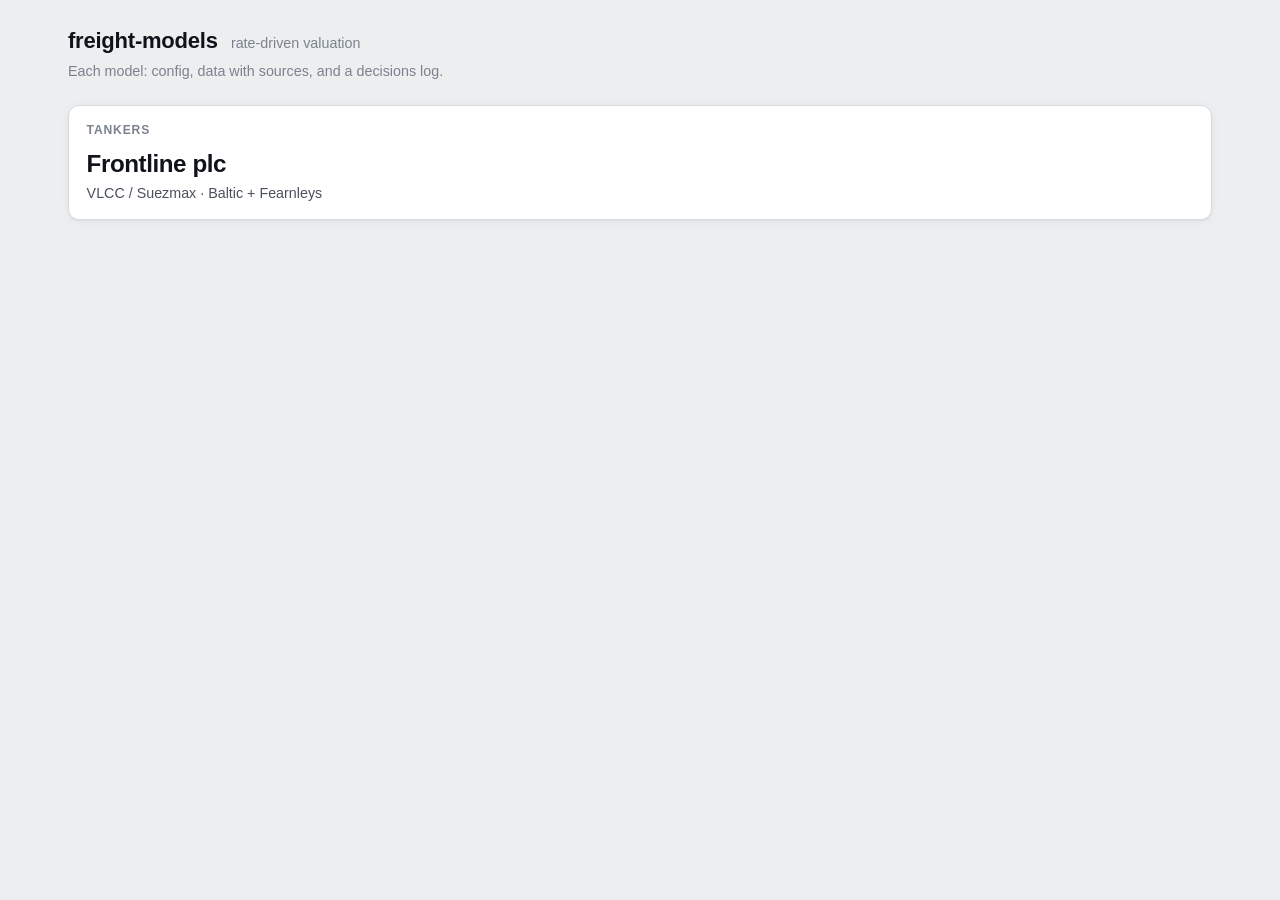
<file: index.html>
<!doctype html>
<html lang="en"><head><meta charset="utf-8">
<meta name="viewport" content="width=device-width, initial-scale=1">
<title>freight-models</title><link rel="stylesheet" href="core/style.css"></head>
<body><div class="wrap">
<header class="page"><h1>freight-models</h1><span class="sub">rate-driven valuation</span></header>
<p class="asof">Each model: config, data with sources, and a decisions log.</p>
<div class="grid">
  <a class="card" href="models/frontline/" style="text-decoration:none;color:inherit">
    <h2>Tankers</h2><div class="hero sm">Frontline plc</div>
    <div class="sub2">VLCC / Suezmax · Baltic + Fearnleys</div>
  </a>
</div>
</div></body></html>
</file>
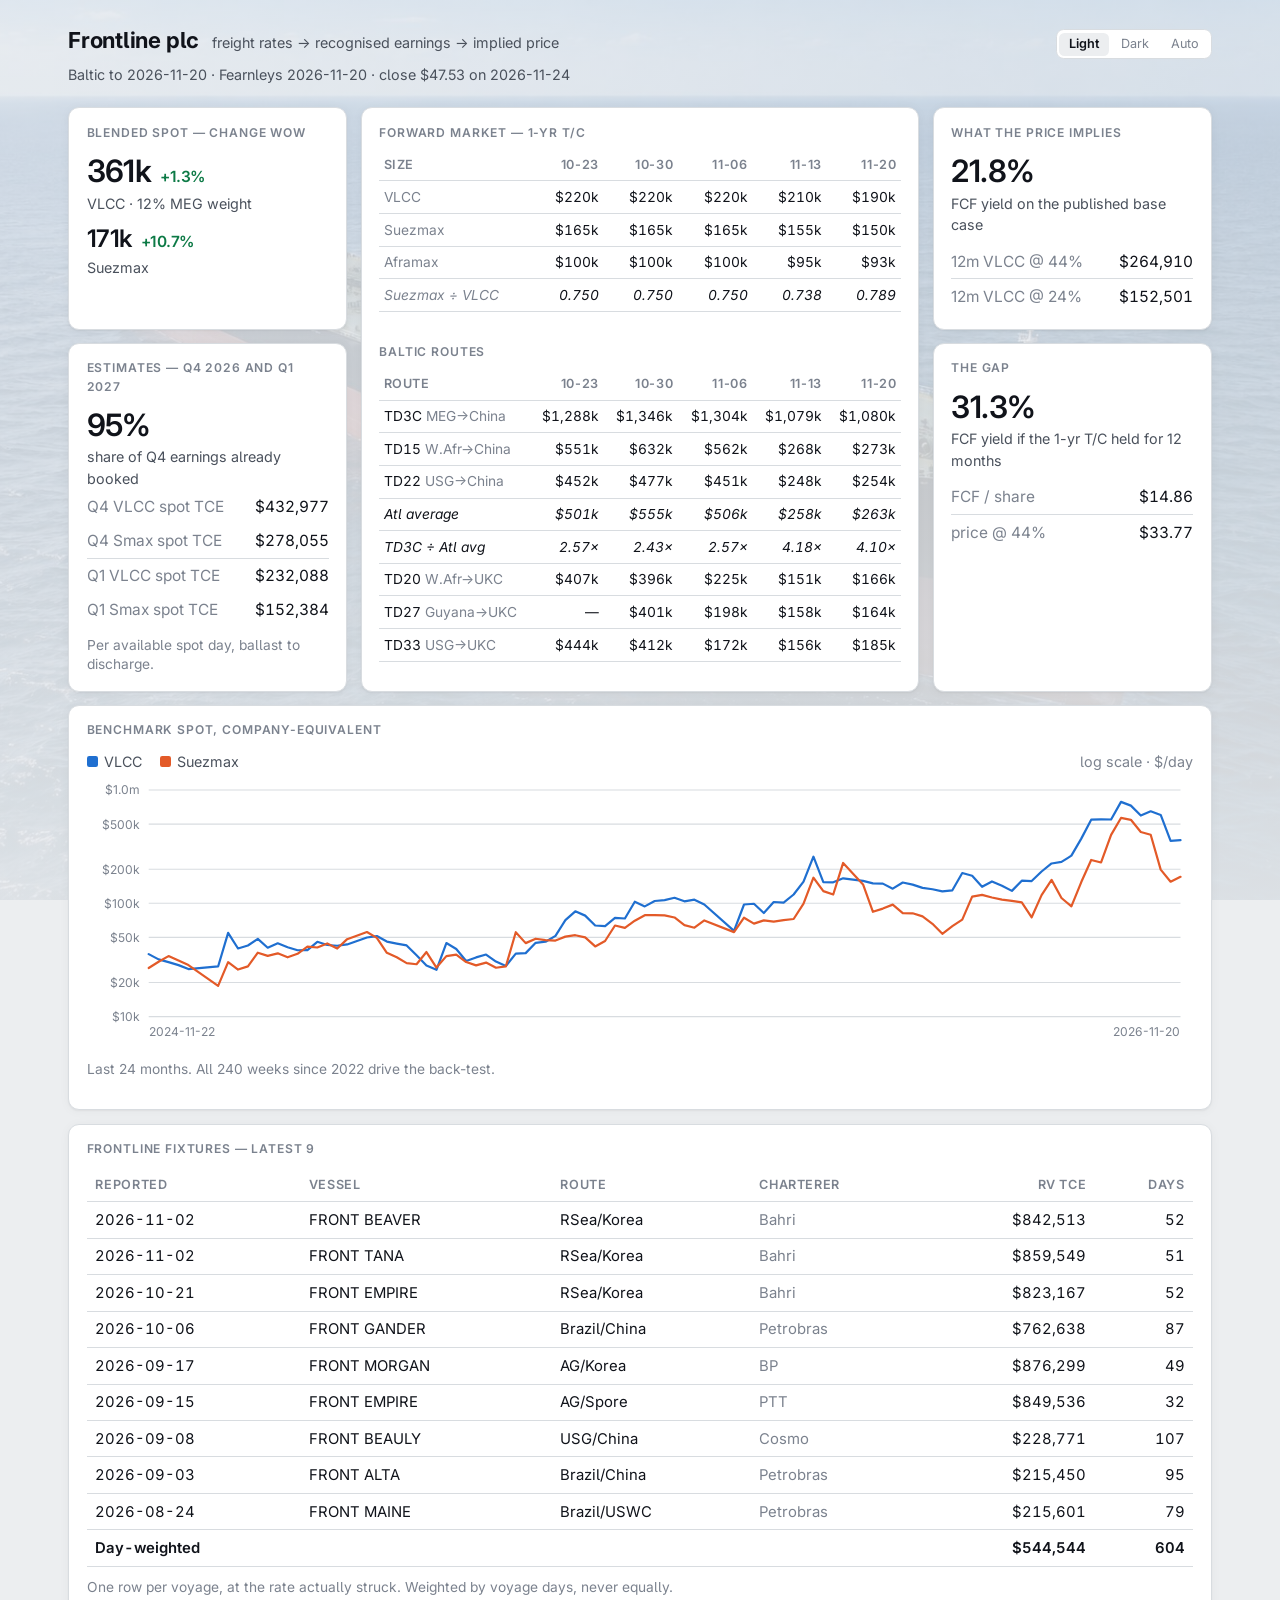
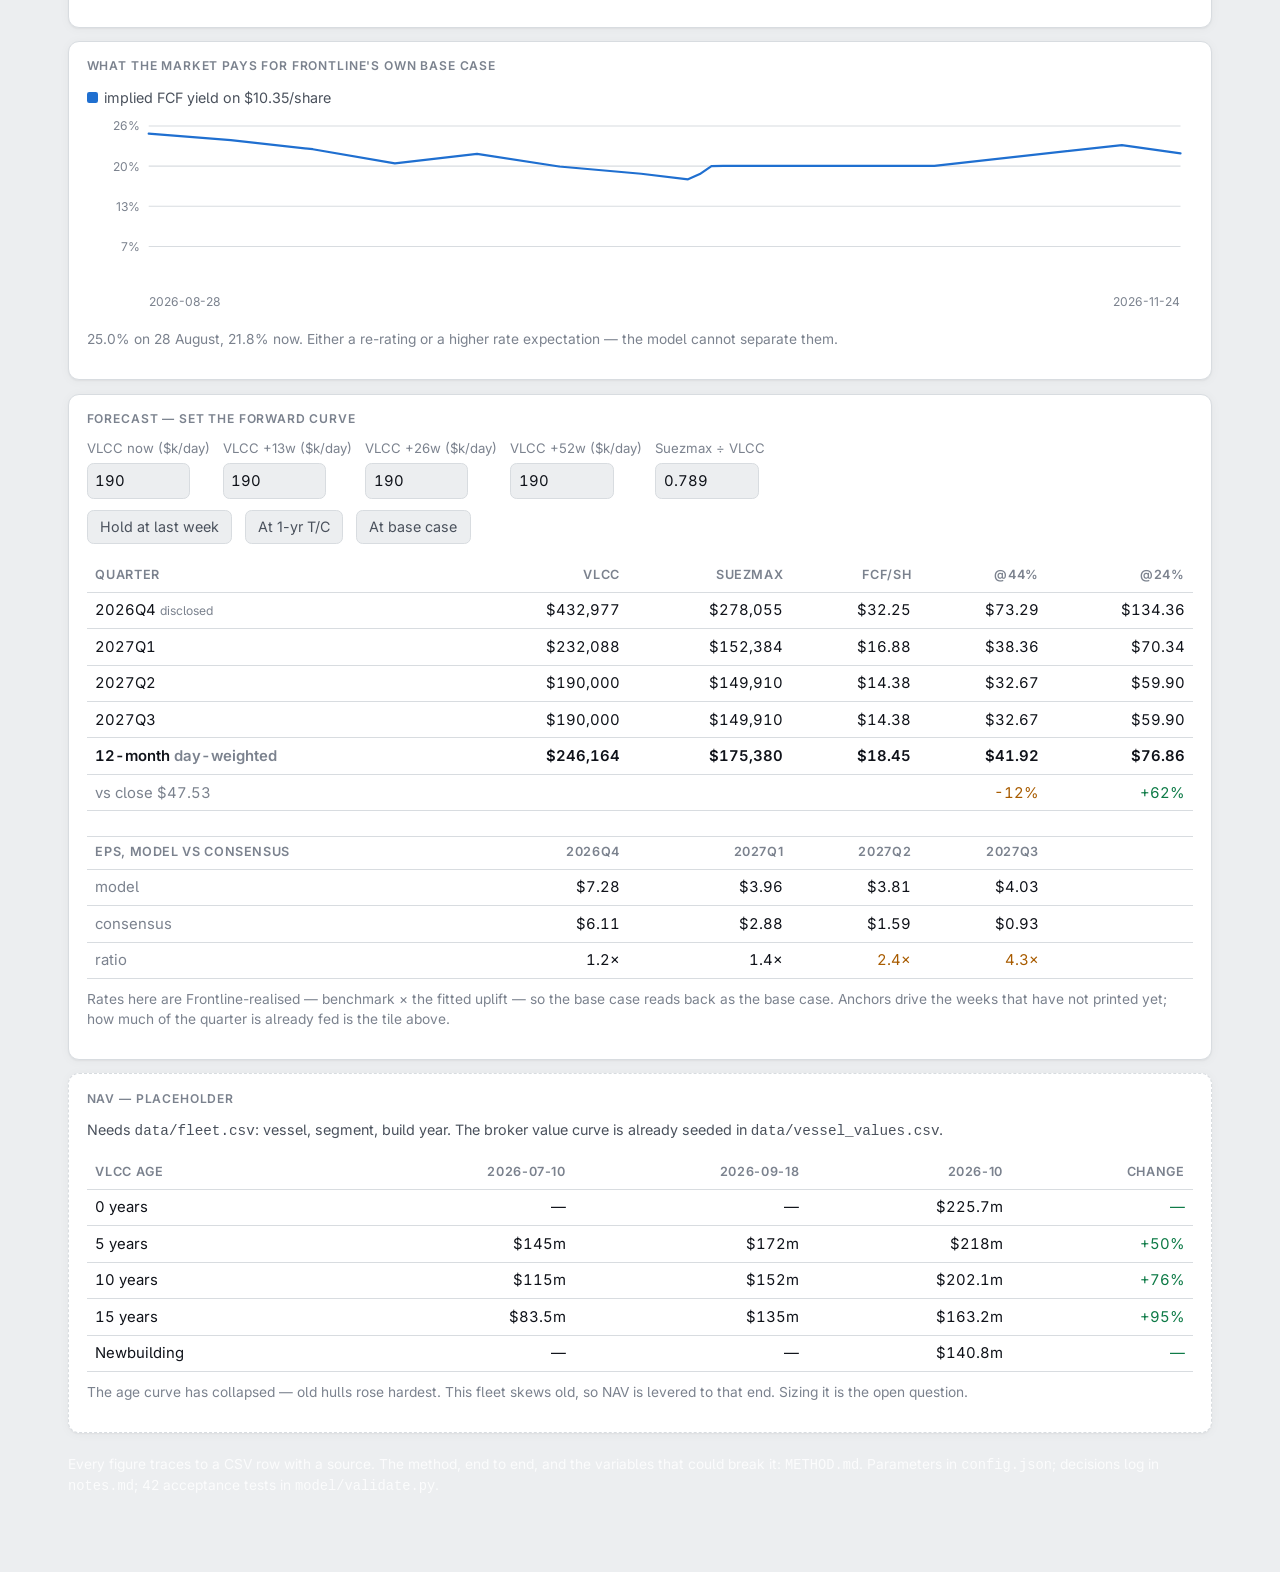
<file: models/frontline/index.html>
<!doctype html>
<html lang="en">
<head>
<meta charset="utf-8">
<meta name="viewport" content="width=device-width, initial-scale=1">
<title>Frontline — freight to earnings</title>
<script>
/* Runs before the stylesheet so the page never paints the wrong theme first.
   Light is the default: this is read in daylight far more than at night, and
   the hero photo is tuned for it. localStorage can throw in a private window
   or with site data blocked, so every access is guarded and the page still
   works with none of it. */
(function () {
  var t = "light";
  try { t = localStorage.getItem("fro-theme") || "light"; } catch (e) {}
  document.documentElement.setAttribute("data-theme", t);
})();
</script>
<link rel="preconnect" href="https://fonts.googleapis.com">
<link rel="preconnect" href="https://fonts.gstatic.com" crossorigin>
<link rel="stylesheet" href="https://fonts.googleapis.com/css2?family=Inter:wght@400;500;600;700&display=swap">
<link rel="stylesheet" href="../../core/style.css">
<style>
/* Drop a hero.jpg beside this file and it appears behind the whole page.
   No file and the probe img removes itself, :has() stops matching, and none of
   this paints. A fixed element rather than background-attachment: fixed, which
   stutters on iOS Safari. Lighter scrim at the top so the photo reads behind
   the title, heavier below where the panels sit. Cards paint their own opaque
   --surface-1, so every number stays on a solid panel. */
body:has(.hero-img)::before {
  content: ""; position: fixed; inset: 0; z-index: 0;
  background-image: linear-gradient(rgb(0 0 0 / 0.45), rgb(0 0 0 / 0.72)), url("hero.jpg");
  background-size: cover; background-position: center;
}
/* In light mode the photo sits under a pale wash instead of a dark scrim, so
   white cards read as panels on a bright page rather than cut-outs on a dark
   one. Heavier toward the bottom either way, where the panels stack up. */
:root[data-theme="light"] body:has(.hero-img)::before {
  background-image: linear-gradient(rgb(236 238 240 / 0.74), rgb(236 238 240 / 0.93)), url("hero.jpg");
}
body:has(.hero-img) > .wrap { position: relative; z-index: 1; }
body:has(.hero-img) header.page h1 { color: #fff; }
:root[data-theme="light"] body:has(.hero-img) header.page h1 { color: var(--text-primary); }
:root[data-theme="light"] body:has(.hero-img) header.page .sub,
:root[data-theme="light"] body:has(.hero-img) > .wrap > .asof { color: var(--text-secondary); }
body:has(.hero-img) header.page .sub,
body:has(.hero-img) > .wrap > .asof,
body:has(.hero-img) > .wrap > .note { color: rgb(255 255 255 / 0.82); }
</style>
</head>
<body>
<div class="wrap">
  <img class="hero-img" src="hero.jpg" alt="" hidden onerror="this.remove()">
  <header class="page">
    <h1>Frontline plc</h1>
    <span class="sub">freight rates → recognised earnings → implied price</span>
    <span class="theme-sw" id="theme" style="margin-left:auto">
      <button data-t="light">Light</button><button data-t="dark">Dark</button><button data-t="auto">Auto</button>
    </span>
  </header>
  <p class="asof" id="asof">loading…</p>

  <div class="tiles3" id="tiles"></div>

  <div class="card full" style="margin-top:12px">
    <h2>Benchmark spot, company-equivalent</h2>
    <div class="legend">
      <span><span class="sw" data-series="1" style="background:var(--series-1)"></span>VLCC</span>
      <span><span class="sw" data-series="2" style="background:var(--series-2)"></span>Suezmax</span>
      <span class="muted" style="margin-left:auto">log scale · $/day</span>
    </div>
    <div id="chart-spot"></div>
    <p class="note" id="note-spot"></p>
  </div>

  <div class="card full" style="margin-top:12px">
    <h2 id="fx-h">Frontline fixtures</h2>
    <table id="fx"></table>
    <p class="note" id="note-fx"></p>
  </div>

  <div class="card full" style="margin-top:12px">
    <h2>What the market pays for Frontline's own base case</h2>
    <div class="legend">
      <span><span class="sw" data-series="1" style="background:var(--series-1)"></span>implied FCF yield on $10.35/share</span>
    </div>
    <div id="chart-yield"></div>
    <p class="note" id="note-yield"></p>
  </div>

  <div class="card full" style="margin-top:12px">
    <h2>Forecast — set the forward curve</h2>
    <div class="ctls" id="ctls"></div>
    <div class="ctls" style="margin-top:-4px">
      <button class="preset" data-preset="hold">Hold at last week</button>
      <button class="preset" data-preset="tc">At 1-yr T/C</button>
      <button class="preset" data-preset="base">At base case</button>
    </div>
    <table id="fc"></table>
    <p class="note">Rates here are Frontline-realised — benchmark × the fitted uplift — so the base case reads back as the base case. Anchors drive the weeks that have not printed yet; how much of the quarter is already fed is the tile above.</p>
  </div>

  <div class="card full placeholder" style="margin-top:12px">
    <h2>NAV — placeholder</h2>
    <p class="sub2">Needs <code>data/fleet.csv</code>: vessel, segment, build year. The broker value curve is
      already seeded in <code>data/vessel_values.csv</code>.</p>
    <table id="navcurve"></table>
    <p class="note">The age curve has collapsed — old hulls rose hardest. This fleet skews old, so NAV is levered to that end. Sizing it is the open question.</p>
  </div>

  <p class="note" style="margin-top:20px">
    Every figure traces to a CSV row with a source. The method, end to end, and the variables that
    could break it: <code>METHOD.md</code>. Parameters in <code>config.json</code>; decisions log in
    <code>notes.md</code>; 42 acceptance tests in <code>model/validate.py</code>.
  </p>
</div>

<script type="module">
import { parseCSV, num, blend, kernelQuarter, quarterRate, quarterBounds, coverage, uplift, FcfModel, fmt } from "../../core/model.js";
import { lineChart } from "../../core/viz.js";

const DAY = 86400000;
// cache: "no-cache" forces the browser to revalidate every data file with the
// server instead of serving its stored copy. GitHub Pages sets caching headers
// on these CSVs, so a plain fetch() renders last week's numbers off a current
// deployment until someone hard-refreshes - which is what kept happening.
// Not "no-store": revalidation still returns 304 when nothing changed, so an
// unchanged file costs a round trip and no body.
const get = async f => parseCSV(await (await fetch(f, { cache: "no-cache" })).text());
const ts = d => Date.parse(d + "T00:00:00Z");
const S1 = getComputedStyle(document.documentElement).getPropertyValue("--series-1").trim();
const S2 = getComputedStyle(document.documentElement).getPropertyValue("--series-2").trim();

const cfg = await (await fetch("config.json", { cache: "no-cache" })).json();
const [baltic, tcw, px, quarterly, vvals, fixtures, edays, chart] = await Promise.all(
  ["data/baltic_weekly.csv","data/tc_weekly.csv","data/price.csv",
   "data/fro_quarterly.csv","data/vessel_values.csv","data/fro_fixtures.csv",
   "data/earnings_days.csv","data/charters.csv"].map(get));

// ---- published benchmark series ------------------------------------------
const mk = seg => baltic
  .map(r => [ts(r.week_ending), blend(r, cfg.blend[seg])])
  .filter(p => Number.isFinite(p[0]))
  .sort((a,b) => a[0]-b[0]);
const V = mk("vlcc"), S = mk("smax");          // raw Baltic benchmark

// Owner-realised terms, applied HERE and never in the kernel. A forecast
// anchor you type is already an owner-level rate; marking it up again turned
// the base case's 140 into 147. So V/S stay benchmark — the spot tile and the
// benchmark chart — and VU/SU are what the kernel and the forecast see.
const UP = cfg.realised_uplift;
const VU = uplift(V, UP.vlcc), SU = uplift(S, UP.smax);
const upLast = s => [...s].reverse().find(p => p[1] !== null)[1];
const lastWith = s => [...s].reverse().find(p => p[1] !== null);
const [tV, vV] = lastWith(V), [, vS] = lastWith(S);
const prevOf = (s, t) => { const i = s.findIndex(p => p[0] === t); for (let j=i-1;j>=0;j--) if (s[j][1]!==null) return s[j][1]; };
const wowV = vV / prevOf(V, tV) - 1, wowS = vS / prevOf(S, tV) - 1;

const tc = tcw.at(-1);
const price = px.filter(r => num(r.close) !== null).at(-1);
const close = num(price.close);
const m = new FcfModel(cfg.fcf);

// ---- the quarters ---------------------------------------------------------
// A quarter is DISCLOSED when Frontline has published a covered rate and a
// covered % for it — always the nearest unreported quarter, because those
// figures come out with the previous quarter's report. Those are priced with
// coverage() and frozen. Everything later is priced with the kernel.
const today = Date.now();
const kv = cfg.kernel.vlcc, ks = cfg.kernel.smax;
const disc = {};
for (const r of quarterly) {
  const y = +r.quarter.slice(0,4), n = +r.quarter.slice(-1);
  const nq = `${y + (n===4?1:0)}Q${n%4+1}`;
  if (num(r.vlcc_next_contracted) !== null && num(r.vlcc_next_cov_pct) !== null)
    disc[nq] = { vlcc: [num(r.vlcc_next_contracted), num(r.vlcc_next_cov_pct)],
                 smax: [num(r.smax_next_contracted), num(r.smax_next_cov_pct)],
                 lr2:  [num(r.lr2_next_contracted),  num(r.lr2_next_cov_pct)],
                 from: r.quarter };
}
// The tile tracks the first quarter still RUNNING — a finished quarter is
// 100% fed and tells you nothing.
const liveQ = cfg.quarters_12m.find(q => quarterBounds(q)[1] > today) ?? cfg.quarters_12m.at(-1);
const discQ = cfg.quarters_12m[0];
// Once Frontline reports, the disclosed quarter IS the running one — from
// 2026-11-20 both are 2026Q4 — and the tile would print it twice. Show the
// next quarter instead: the disclosed rate for one, the kernel for the other.
const fwdQ = discQ === liveQ ? (cfg.quarters_12m[1] ?? liveQ) : liveQ;
const qShort = q => "Q" + q.slice(-1);
const qYear  = q => q.slice(0, 4);
// "Q3 and Q4 2026" when they share a year, "Q4 2026 and Q1 2027" when they don't
const estHead = qYear(discQ) === qYear(fwdQ)
  ? `${qShort(discQ)} and ${qShort(fwdQ)} ${qYear(fwdQ)}`
  : `${qShort(discQ)} ${qYear(discQ)} and ${qShort(fwdQ)} ${qYear(fwdQ)}`;
const qV = kernelQuarter(VU, liveQ, kv), qS = kernelQuarter(SU, liveQ, ks);
const [qsMs, qeMs] = quarterBounds(liveQ);
const qLen = Math.round((qeMs - qsMs) / DAY);
const qDay = Math.max(0, Math.min(qLen, Math.round((today - qsMs) / DAY)));
// Share of the quarter's EARNINGS whose Baltic week has already printed. Not
// the same as Frontline's "% covered", which counts DAYS on a contracted
// voyage — ~79% at day 58, where this reads ~97%, because the uncovered days
// are mostly ballast and earn about a quarter as much.
const fedNow = qV.locked;

// ---- TCE -> EPS, for the consensus comparison only -----------------------
// Frontline discloses expected earnings days by quarter (Q2 2026 report, 12m
// forward from 28 Aug): spot and time-charter, fleet and VLCC separately.
// Non-VLCC spot days are split 54/46 Suezmax/LR2, the ratio of 2026Q2 actuals.
// The TCE -> adjusted-profit gap is calibrated on 2026Q2 and held flat; it is
// largely fixed cost, but it will understate the gap if the fleet grows.
const DAYS = {};
for (const r of edays) (DAYS[r.quarter] ||= {})[r.scope] =
  { spot: num(r.spot_days), tc: num(r.tc_days) };
const TC_RATE = (() => {
  let n = 0, w = 0;
  for (const r of chart) { const v = num(r.vessels), x = num(r.rate_usd_day);
    if (v && x) { n += v * x; w += v; } }
  return w ? n / w : null;
})();
const SMX_SHARE = 0.54;
function epsFor(q, vlcc, smax, lr2) {
  const d = DAYS[q]; const G = cfg.tce_to_profit;
  if (!d || !d.VLCC || !d.fleet || !G || TC_RATE === null) return null;
  const other = d.fleet.spot - d.VLCC.spot;
  const spot = d.VLCC.spot * vlcc + other * SMX_SHARE * smax + other * (1 - SMX_SHARE) * lr2;
  const tce = (spot + d.fleet.tc * TC_RATE) / 1e6;
  return (tce - G.gap_musd) / G.shares_m;
}

// ---- forward market ------------------------------------------------------
const tcV = num(tc.vlcc_1yr_tc), tcS = num(tc.smax_1yr_tc), tcA = num(tc.afra_1yr_tc);
const tcRates = { vlcc: tcV/1000, smax: tcS/1000, lr2: tcA/1000 };
const fpsTC = m.fcfPerShare(tcRates);
const yieldTC = fpsTC / close;
const daysTo = Math.round((Date.parse(cfg.reporting.next_report) - Date.now()) / DAY);

// ---- tiles ---------------------------------------------------------------
const d = (v) => `<span class="delta ${v>=0?"up":"down"}">${fmt.signed(v)}</span>`;
document.getElementById("asof").textContent =
  `Baltic to ${fmt.date(tV)} · Fearnleys ${tc.week_ending} · close ${fmt.usd2(close)} on ${price.date}`;

// ---- tiles: four at the sides, one tall column in the middle ------------
const atl = r => { const a = num(r.TD15), b = num(r.TD22); return a && b ? (a + b) / 2 : null; };
const byWeek = new Map(baltic.map(r => [r.week_ending, r]));

// Fearnleys prints midweek, the Baltic on Friday. Map every reading to the
// Friday of its own week so the two series share one set of columns.
const friday = t => { const d = new Date(t); return t + ((5 - d.getUTCDay() + 7) % 7) * DAY; };
const tcByWeek = new Map(tcw.map(r => [new Date(friday(ts(r.week_ending))).toISOString().slice(0,10), r]));
const anchor = Math.max(friday(tV), ...tcw.map(r => friday(ts(r.week_ending))));
const pick = back => {
  const d = new Date(anchor - back * 7 * DAY).toISOString().slice(0, 10);
  return [d, byWeek.get(d), tcByWeek.get(d)];
};
// oldest to newest, left to right — time runs the same way as the chart
const cols = [pick(4), pick(3), pick(2), pick(1), pick(0)];
const ROUTES = [
  ["TD3C", "MEG→China"],     ["TD15", "W.Afr→China"],
  ["TD22", "USG→China"], ["TD20", "W.Afr→UKC"],
  ["TD27", "Guyana→UKC"],    ["TD33", "USG→UKC"],
];

document.getElementById("tiles").innerHTML = `
<div class="card">
  <h2>Blended spot — change WoW</h2>
  <div class="hero">${fmt.k(vV)}<span class="delta ${wowV>=0?"up":"down"}" style="font-size:14px;margin-left:8px">${fmt.signed(wowV)}</span></div>
  <div class="sub2">VLCC · ${cfg.blend.vlcc.premium_weight*100}% MEG weight</div>
  <div class="hero sm" style="margin-top:10px">${fmt.k(vS)}<span class="delta ${wowS>=0?"up":"down"}" style="font-size:14px;margin-left:8px">${fmt.signed(wowS)}</span></div>
  <div class="sub2">Suezmax</div>
</div>

<div class="card mid">
  <div class="seg">Forward market — 1-yr T/C</div>
  <table id="fwd"></table>

  <div class="seg">Baltic routes</div>
  <table id="routes"></table>
</div>

<div class="card">
  <h2>What the price implies</h2>
  <div class="hero">${fmt.pct(m.impliedYieldOnBase(close))}</div>
  <div class="sub2">FCF yield on the published base case</div>
  <div class="rowline" style="margin-top:8px"><span class="muted">12m VLCC @ ${fmt.pct(cfg.required_yields.base,0)}</span><span>${fmt.usd(m.impliedRate(close, cfg.required_yields.base)*1000)}</span></div>
  <div class="rowline"><span class="muted">12m VLCC @ ${fmt.pct(cfg.required_yields.alt,0)}</span><span>${fmt.usd(m.impliedRate(close, cfg.required_yields.alt)*1000)}</span></div>
</div>

<div class="card">
  <h2>Estimates — ${estHead}</h2>
  <div class="hero">${fmt.pct(fedNow,0)}</div>
  <div class="sub2">share of ${qShort(liveQ)} earnings already booked</div>
  <!-- The disclosed quarter comes from coverage() off Frontline's own figures
       and does not move. The live quarter is printed weeks at their published
       rate plus the forward curve, weighted by the kernel — it moves with the
       preset, and matches the forecast table's row. -->
  <div class="qrows">
    <div class="rowline"><span class="muted">${qShort(discQ)} VLCC spot TCE</span><span id="ed-v">—</span></div>
    <div class="rowline"><span class="muted">${qShort(discQ)} Smax spot TCE</span><span id="ed-s">—</span></div>
    <div class="rowline part"><span class="muted">${qShort(fwdQ)} VLCC spot TCE</span><span id="eq-v">—</span></div>
    <div class="rowline"><span class="muted">${qShort(fwdQ)} Smax spot TCE</span><span id="eq-s">—</span></div>
  </div>
  <div class="note" style="margin-top:8px">Per available spot day, ballast to discharge.</div>
</div>

<div class="card">
  <h2>The gap</h2>
  <div class="hero">${fmt.pct(yieldTC)}</div>
  <div class="sub2">FCF yield if the 1-yr T/C held for 12 months</div>
  <div class="rowline" style="margin-top:8px"><span class="muted">FCF / share</span><span>${fmt.usd2(fpsTC)}</span></div>
  <div class="rowline"><span class="muted">price @ ${fmt.pct(cfg.required_yields.base,0)}</span><span>${fmt.usd2(fpsTC/cfg.required_yields.base)}</span></div>
</div>`;

// route table, plus the Hormuz premium on the same dates
const hdr = `<tr><th class="t">Route</th>${cols.map(([d]) => `<th>${d.slice(5)}</th>`).join("")}</tr>`;

const tcRow = (k, label) => `<tr><td class="t muted">${label}</td>${
  cols.map(([,,t]) => `<td>${t && num(t[k]) !== null ? "$"+fmt.k(num(t[k])) : "—"}</td>`).join("")}</tr>`;

document.getElementById("fwd").innerHTML =
  `<tr><th class="t">Size</th>${cols.map(([d]) => `<th>${d.slice(5)}</th>`).join("")}</tr>` +
  tcRow("vlcc_1yr_tc", "VLCC") +
  tcRow("smax_1yr_tc", "Suezmax") +
  tcRow("afra_1yr_tc", "Aframax") +
  `<tr class="derived"><td class="t muted">Suezmax ÷ VLCC</td>${cols.map(([,,t]) => {
      const a = t ? num(t.smax_1yr_tc) : null, b = t ? num(t.vlcc_1yr_tc) : null;
      return `<td>${a && b ? (a/b).toFixed(3) : "—"}</td>`;
    }).join("")}</tr>`;

document.getElementById("routes").innerHTML =
  hdr +
  ROUTES.map(([code, lane]) => {
    const row = `<tr>
      <td class="t">${code} <span class="muted">${lane}</span></td>
      ${cols.map(([, r]) => `<td>${r && num(r[code]) !== null ? "$"+fmt.k(num(r[code])) : "—"}</td>`).join("")}
    </tr>`;
    // the two derived VLCC lines sit directly below the lanes they come from
    if (code !== "TD22") return row;
    return row +
      `<tr class="derived"><td class="t">Atl average</td>${
        cols.map(([, r]) => `<td>${r && atl(r) ? "$"+fmt.k(atl(r)) : "—"}</td>`).join("")}</tr>` +
      `<tr class="derived"><td class="t">TD3C ÷ Atl avg</td>${cols.map(([, r]) => {
          const a = r ? atl(r) : null, t = r ? num(r.TD3C) : null;
          return `<td>${a && t ? (t/a).toFixed(2) + "×" : "—"}</td>`;
        }).join("")}</tr>`;
  }).join("");

// ---- charts --------------------------------------------------------------
// Default view is the last 24 months. The full series back to 2022 stays in the
// CSV — it is what the kernel back-test runs on — but four years of history on
// one axis is noise for reading where rates are now.
const WINDOW_MONTHS = 24;
const cutoff = tV - WINDOW_MONTHS * 30.44 * DAY;
const win = s => s.filter(p => p[0] >= cutoff);

const ySeries = px.filter(r => num(r.close)).map(r => [ts(r.date), m.baseFps / num(r.close)]);

// Series colours come from CSS custom properties, so they have to be re-read
// on every draw — a theme change restyles the page but not an SVG already
// painted with literal hex values.
function drawCharts() {
  const cs = getComputedStyle(document.documentElement);
  const c1 = cs.getPropertyValue("--series-1").trim();
  const c2 = cs.getPropertyValue("--series-2").trim();
  lineChart(document.getElementById("chart-spot"), {
    height: 240, log: true,
    fmtY: v => v >= 1e6 ? "$" + (v/1e6).toFixed(1) + "m" : "$" + (v/1000).toFixed(0) + "k",
    ariaLabel: "Company-equivalent VLCC and Suezmax spot rates, 2022 to present, log scale",
    series: [{ name: "VLCC", color: c1, points: win(V) }, { name: "Suezmax", color: c2, points: win(S) }],
  });
  lineChart(document.getElementById("chart-yield"), {
    height: 180, fmtY: v => (v*100).toFixed(0) + "%",
    ariaLabel: "Implied free cash flow yield on Frontline's published base case",
    series: [{ name: "implied yield", color: c1, points: ySeries }],
  });
  for (const sw of document.querySelectorAll(".legend .sw")) {
    if (sw.dataset.series) sw.style.background = sw.dataset.series === "2" ? c2 : c1;
  }
}
document.getElementById("note-spot").textContent =
  `Last ${WINDOW_MONTHS} months. All ${V.filter(p=>p[1]!==null).length} weeks since 2022 drive the back-test.`;
document.getElementById("note-yield").textContent =
  `25.0% on 28 August, ${fmt.pct(m.impliedYieldOnBase(close))} now. Either a re-rating or a higher rate expectation — the model cannot separate them.`;

// ---- fixtures ------------------------------------------------------------
// The most direct observation we have: what Frontline actually achieved, with
// no benchmark-times-conversion-factor chain in between. Day-weighted only —
// the plain average runs ~18% high, because the top rates are short MEG
// voyages and the low ones long Atlantic hauls.
const fx = fixtures
  .filter(r => num(r.rv_tce) !== null)
  .sort((a, b) => (a.reported < b.reported ? 1 : -1))
  .slice(0, 10);

if (fx.length) {
  document.getElementById("fx-h").textContent = `Frontline fixtures — latest ${fx.length}`;
  document.getElementById("fx").innerHTML =
    `<tr><th class="c-when">Reported</th><th class="t">Vessel</th><th class="t">Route</th>
      <th class="t c-who">Charterer</th><th>RV TCE</th><th>Days</th></tr>` +
    fx.map(r => `<tr>
      <td class="c-when">${r.reported}</td>
      <td class="t">${r.vessel}${r.status && r.status !== "Fixed" ? ` <span class="muted">(${r.status})</span>` : ""}</td>
      <td class="t">${r.route || "—"}</td><td class="t muted c-who">${r.charterer || "—"}</td>
      <td>${fmt.usd(num(r.rv_tce))}</td><td>${num(r.rv_days) ?? "—"}</td></tr>`).join("") +
    (() => {
      const d = fx.reduce((s, r) => s + (num(r.rv_days) || 0), 0);
      const w = fx.reduce((s, r) => s + num(r.rv_tce) * (num(r.rv_days) || 0), 0) / d;
      return `<tr style="font-weight:600"><td class="t" colspan="4">Day-weighted</td>
        <td>${fmt.usd(w)}</td><td>${d}</td></tr>`;
    })();
  document.getElementById("note-fx").textContent =
    "One row per voyage, at the rate actually struck. Weighted by voyage days, never equally.";
}

// ---- forecast ------------------------------------------------------------
const ANCH = [0, 13, 26, 52];                       // weeks from last published week
// Every rate in this section is Frontline-realised, not benchmark — the two
// presets below inject company-level rates (the slide's base case, a Fearnleys
// charter rate) and "hold" injects the current benchmark already uplifted.
const vVU = upLast(VU), vSU = upLast(SU);
const state = { v: [vVU, vVU, vVU, vVU].map(x => Math.round(x/1000)),
                ratio: +(vSU/vVU).toFixed(3) };

document.getElementById("ctls").innerHTML =
  ANCH.map((w,i) => `<label class="ctl">VLCC ${w===0?"now":"+"+w+"w"} ($k/day)
    <input type="number" data-i="${i}" value="${state.v[i]}" step="10"></label>`).join("") +
  `<label class="ctl">Suezmax ÷ VLCC<input type="number" id="ratio" value="${state.ratio}" step="0.01"></label>`;

function curve() {
  const out = [];
  for (let w = 1; w <= 72; w++) {
    let i = ANCH.findIndex((a, j) => w <= a && j > 0);
    if (i < 0) i = ANCH.length - 1;
    const a0 = ANCH[i-1] ?? 0, a1 = ANCH[i];
    const f = a1 === a0 ? 1 : (w - a0) / (a1 - a0);
    const v = (state.v[i-1] ?? state.v[0]) + f * (state.v[i] - (state.v[i-1] ?? state.v[0]));
    out.push([tV + w*7*DAY, v*1000]);
  }
  return out;
}

function render() {
  const fwd = curve();
  const Vf = [...VU, ...fwd];
  const Sf = [...SU, ...fwd.map(([t,v]) => [t, v*state.ratio])];
  let rows = `<tr><th>Quarter</th><th>VLCC</th><th>Suezmax</th>
    <th>FCF/sh</th><th>@${fmt.pct(cfg.required_yields.base,0)}</th>
    <th class="c-y20">@${fmt.pct(cfg.required_yields.alt,0)}</th></tr>`;
  const blend12 = {}; let wsum = 0;
  const epsBy = {}, liveRates = {};
  for (const q of cfg.quarters_12m) {

    // A disclosed quarter is priced from Frontline's own covered rate and
    // covered %, not from the curve — the coverage model back-tests at 3%
    // against the kernel's 11%. Frozen: the presets cannot move it.
    const d = disc[q];
    const av = d ? coverage(d.vlcc[0], d.vlcc[1], cfg.coverage.k.vlcc)
                 : quarterRate(VU, fwd, q, kv);
    const bv = d ? coverage(d.smax[0], d.smax[1], cfg.coverage.k.smax)
                 : quarterRate(SU, fwd.map(([t,v]) => [t, v*state.ratio]), q, ks);
    const a = { tce: av }, b = { tce: bv };
        const lr2 = d ? coverage(d.lr2[0], d.lr2[1], cfg.coverage.k.lr2)/1000
                      : (a.tce/1000) * (cfg.fcf.base_rates_kusd_day.lr2 / cfg.fcf.base_rates_kusd_day.vlcc);
        const r = { vlcc: a.tce/1000, smax: b.tce/1000, lr2 };
    const fps = m.fcfPerShare(r);
    const dq = cfg.vlcc_spot_days_by_quarter[q] || 0;
    wsum += dq; blend12.v = (blend12.v||0) + a.tce*dq; blend12.s = (blend12.s||0) + b.tce*dq;
    liveRates[q] = { v: a.tce, s: b.tce };
    epsBy[q] = epsFor(q, a.tce, b.tce, lr2*1000);
    rows += `<tr><td>${q}${d ? ' <span class="muted" style="font-size:11px">disclosed</span>' : ''}</td><td>${fmt.usd(a.tce)}</td>
      <td>${fmt.usd(b.tce)}</td><td>${fmt.usd2(fps)}</td>
      <td>${fmt.usd2(fps/cfg.required_yields.base)}</td>
      <td class="c-y20">${fmt.usd2(fps/cfg.required_yields.alt)}</td></tr>`;
  }
  const r12 = { vlcc: blend12.v/wsum/1000, smax: blend12.s/wsum/1000,
                lr2: (blend12.v/wsum/1000) * (cfg.fcf.base_rates_kusd_day.lr2 / cfg.fcf.base_rates_kusd_day.vlcc) };
  const f12 = m.fcfPerShare(r12);
  rows += `<tr style="font-weight:600"><td>12-month <span class="muted">day-weighted</span></td>
    <td>${fmt.usd(blend12.v/wsum)}</td><td>${fmt.usd(blend12.s/wsum)}</td><td>${fmt.usd2(f12)}</td>
    <td>${fmt.usd2(f12/cfg.required_yields.base)}</td>
    <td class="c-y20">${fmt.usd2(f12/cfg.required_yields.alt)}</td></tr>
    <tr><td class="muted">vs close ${fmt.usd2(close)}</td><td colspan="3"></td>
    <td class="${f12/cfg.required_yields.base>=close?"up":"down"}">${fmt.signed(f12/cfg.required_yields.base/close-1,0)}</td>
    <td class="c-y20 ${f12/cfg.required_yields.alt>=close?"up":"down"}">${fmt.signed(f12/cfg.required_yields.alt/close-1,0)}</td></tr>`;
  // Reference only — consensus is never an input. It is here so a gap this
  // size cannot go unnoticed again.
  const C = cfg.consensus?.eps || {};
  if (cfg.tce_to_profit) {
    const qs = cfg.quarters_12m;
    rows += `<tr><td colspan="6" style="padding-top:16px"></td></tr>
      <tr><th>EPS, model vs consensus</th>${qs.map(q => `<th>${q}</th>`).join("")}<th></th></tr>
      <tr><td class="muted">model</td>${qs.map(q => `<td>${fmt.usd2(epsBy[q])}</td>`).join("")}<td></td></tr>
      <tr><td class="muted">consensus</td>${qs.map(q => `<td>${C[q] != null ? fmt.usd2(C[q]) : "—"}</td>`).join("")}<td></td></tr>
      <tr><td class="muted">ratio</td>${qs.map(q => C[q] ? `<td class="${epsBy[q]/C[q]>1.5?"down":""}">${(epsBy[q]/C[q]).toFixed(1)}&times;</td>` : "<td>—</td>").join("")}<td></td></tr>`;
  }
  document.getElementById("fc").innerHTML = rows;
  for (const [q, pfx] of [[discQ, "ed"], [fwdQ, "eq"]]) {
    const r = liveRates[q]; if (!r) continue;
    document.getElementById(pfx + "-v").textContent = fmt.usd(r.v);
    document.getElementById(pfx + "-s").textContent = fmt.usd(r.s);
  }
}

document.getElementById("ctls").addEventListener("input", e => {
  if (e.target.id === "ratio") state.ratio = +e.target.value;
  else state.v[+e.target.dataset.i] = +e.target.value;
  render();
});
document.querySelectorAll("button.preset").forEach(b => b.addEventListener("click", () => {
  // The 1-yr T/C is the market's price for the WHOLE 12 months, not an endpoint to
  // glide toward — a linear fade to it still averages far above it. So each preset
  // applies its level from the first unpublished week.
  const lvl = { hold: Math.round(vVU/1000), tc: Math.round(tcV/1000),
                base: cfg.fcf.base_rates_kusd_day.vlcc }[b.dataset.preset];
  state.v = [lvl, lvl, lvl, lvl];
  state.ratio = b.dataset.preset === "hold" ? +(vSU/vVU).toFixed(3)
              : b.dataset.preset === "tc" ? +(tcS/tcV).toFixed(3)
              : +(cfg.fcf.base_rates_kusd_day.smax/cfg.fcf.base_rates_kusd_day.vlcc).toFixed(3);
  document.querySelectorAll("#ctls input[data-i]").forEach((el,i) => el.value = state.v[i]);
  document.getElementById("ratio").value = state.ratio;
  render();
}));

// Default to the market-priced anchor. A flat hold of a spike week is not a
// neutral starting point — it is the most aggressive assumption available.
document.querySelector('button.preset[data-preset="tc"]').click();

// ---- NAV placeholder table ----------------------------------------------
const byDate = {};
for (const r of vvals) (byDate[r.as_of] ||= []).push(r);
const dates = Object.keys(byDate).sort();
// age_years is a number for resale hulls and the literal "NB" for a newbuilding
// contract — keep the key as the raw string so "NB" does not become NaN, and
// sort it to the end, since a contract for delivery in three years is not an
// age. The NB-to-0YO gap is the premium for steel that exists now.
const ages = [...new Set(vvals.map(r => r.age_years.trim()))]
  .sort((a, b) => (num(a) ?? 1e9) - (num(b) ?? 1e9));
const ageLabel = a => num(a) === null ? "Newbuilding" : `${a} years`;
document.getElementById("navcurve").innerHTML =
  `<tr><th>VLCC age</th>${dates.map(d=>`<th>${d}</th>`).join("")}<th>change</th></tr>` +
  ages.map(a => {
    const vals = dates.map(d => num((byDate[d].find(r => r.age_years.trim() === a)||{}).value_musd));
    const ch = vals[0] && vals.at(-1) ? vals.at(-1)/vals[0]-1 : null;
    return `<tr><td>${ageLabel(a)}</td>${vals.map(v=>`<td>${v===null?"—":"$"+v+"m"}</td>`).join("")}
      <td class="${ch>=0?"up":"down"}">${ch===null?"—":fmt.signed(ch,0)}</td></tr>`;
  }).join("");

// ---- theme switch --------------------------------------------------------
// The charts read their colours from CSS custom properties at draw time, so a
// theme change has to redraw them rather than just restyle.
const themeBox = document.getElementById("theme");
function paintTheme(t) {
  document.documentElement.setAttribute("data-theme", t);
  try { localStorage.setItem("fro-theme", t); } catch (e) {}
  for (const btn of themeBox.querySelectorAll("button"))
    btn.setAttribute("aria-pressed", String(btn.dataset.t === t));
  drawCharts();
}
themeBox.addEventListener("click", e => {
  const b = e.target.closest("button[data-t]");
  if (b) paintTheme(b.dataset.t);
});
let curTheme = "light";
try { curTheme = localStorage.getItem("fro-theme") || "light"; } catch (e) {}
paintTheme(curTheme);
</script>
</body>
</html>
</file>
<file: core/style.css>
:root {
  color-scheme: light;
  /* Page a shade cooler and darker than the card, so a white panel reads as a
     panel rather than as the page. The old pair (#f6f6f4 / #fcfcfb) was six
     points apart and the cards floated. */
  --surface-0: #eceef0;
  --surface-1: #ffffff;
  --line: #d8dce0;
  --text-primary: #10131a;
  --text-secondary: #4a515c;
  --text-muted: #7b828e;
  --series-1: #1f6fd0;
  --series-2: #e35a28;
  --good: #0d7a46;
  --warn: #a85c00;
  --card-shadow: 0 1px 2px rgb(16 19 26 / 0.05), 0 1px 10px rgb(16 19 26 / 0.04);
}
/* Dark is opt-in only: the page defaults to light and the toggle writes
   data-theme. The OS preference no longer decides, because the hero photo and
   the scrim are tuned per theme and a silent switch made them disagree. */
@media (prefers-color-scheme: dark) {
  :root[data-theme="auto"] {
    color-scheme: dark;
    --surface-0: #121211;
    --surface-1: #1a1a19;
    --line: #322f2c;
    --text-primary: #f0efec;
    --text-secondary: #c3c2b7;
    --text-muted: #8f8d84;
    --series-1: #3987e5;
    --series-2: #d95926;
    --good: #4fbd84;
    --warn: #e0954a;
  }
}
:root[data-theme="dark"], :root[data-theme="auto"] {
  --card-shadow: 0 1px 2px rgb(0 0 0 / 0.4);
}
:root[data-theme="dark"] {
  color-scheme: dark;
  --surface-0: #121211; --surface-1: #1a1a19; --line: #322f2c;
  --text-primary: #f0efec; --text-secondary: #c3c2b7; --text-muted: #8f8d84;
  --series-1: #3987e5; --series-2: #d95926; --good: #4fbd84; --warn: #e0954a;
}

/* Theme toggle — three states, sitting in the header. */
.theme-sw { display: inline-flex; gap: 2px; padding: 2px; border-radius: 7px;
  border: 1px solid var(--line); background: var(--surface-1); }
.theme-sw button { font: inherit; font-size: 11.5px; line-height: 1; cursor: pointer;
  padding: 5px 9px; border: 0; border-radius: 5px; background: transparent;
  color: var(--text-muted); }
.theme-sw button[aria-pressed="true"] { background: var(--surface-0);
  color: var(--text-primary); font-weight: 600; }

* { box-sizing: border-box; }
html, body { margin: 0; background: var(--surface-0); color: var(--text-primary); }
body {
  /* Inter: drawn for dense numeric UI, and its tabular figures line up in the
     rate columns where the system stack's do not. The page links it in its own
     <head> with preconnect — an @import here would serialise the request behind
     this stylesheet. Falls back to the system stack, so a blocked font or an
     offline read still looks deliberate rather than broken. */
  font: 15px/1.5 "Inter", ui-sans-serif, -apple-system, "Segoe UI", Helvetica, Arial, sans-serif;
  font-feature-settings: "cv05" 1;   /* single-storey l, so 1 / l / I stay apart */
  padding: 24px 16px 64px;
}
/* Reads 10% small at arm's length. zoom scales type, padding and widths
   together — the same thing the browser's own 110% does — instead of growing
   the text inside fixed-width columns. One number to tune. Applied to .wrap,
   not body, so the fixed hero layer behind it is untouched. */
:root { --ui-scale: 1.1; }
.wrap { max-width: 1040px; margin: 0 auto; }
/* Reads ~10% small at arm's length on a desktop. zoom scales type, padding and
   column widths together, the way the browser's own 110% does, so nothing is
   squeezed. Only above 1200px: below that the 1040px column is already the
   constraint and the wider text clips the route table. One number to tune. */
@media (min-width: 1200px) { .wrap { zoom: var(--ui-scale); } }

header.page { display: flex; flex-wrap: wrap; align-items: baseline; gap: 12px; margin-bottom: 4px; }
header.page h1 { font-size: 20px; margin: 0; letter-spacing: -0.01em; }
header.page .sub { color: var(--text-muted); font-size: 13px; }
.asof { color: var(--text-muted); font-size: 13px; margin: 0 0 20px; }

.grid { display: grid; gap: 12px; grid-template-columns: repeat(auto-fit, minmax(240px, 1fr)); }
.card {
  background: var(--surface-1); border: 1px solid var(--line);
  border-radius: 10px; padding: 14px 16px;
  box-shadow: var(--card-shadow);
}
.card.full { grid-column: 1 / -1; }
.tiles3 { display: grid; gap: 12px; grid-template-columns: 0.75fr 1.5fr 0.75fr; align-items: stretch; }
.tiles3 > * { align-self: stretch; height: 100%; }
.tiles3 .mid { grid-column: 2; grid-row: 1 / span 2; }
@media (max-width: 860px) {
  .tiles3 { grid-template-columns: 1fr; }
  .tiles3 .mid { grid-column: 1; grid-row: auto; }
}
.seg { font-size: 11px; text-transform: uppercase; letter-spacing: 0.07em;
       color: var(--text-muted); font-weight: 600; margin: 28px 0 8px; }
.seg:first-of-type { margin-top: 0; }
.card h2 {
  font-size: 11px; text-transform: uppercase; letter-spacing: 0.07em;
  color: var(--text-muted); margin: 0 0 10px; font-weight: 600;
}
.hero { font-size: 28px; font-weight: 600; letter-spacing: -0.02em; line-height: 1.15; }
.hero.sm { font-size: 22px; }
.sub2 { color: var(--text-secondary); font-size: 13px; margin-top: 4px; }
.delta { font-size: 13px; font-weight: 600; }
.up { color: var(--good); } .down { color: var(--warn); }
.rowline { display: flex; justify-content: space-between; gap: 12px; padding: 5px 0; font-size: 14px; }
.rowline + .rowline { border-top: 1px solid var(--line); }
.rowline span:last-child { font-variant-numeric: tabular-nums; }
/* Inter is drawn loose for body copy; the display numbers read better pulled in. */
.hero { letter-spacing: -0.018em; }
h2 { letter-spacing: -0.009em; }
/* Estimates tile: the four rate rows are two pairs, not four peers. No rule
   between the two rows of one quarter — a single partition divides Q3 from Q4,
   and every row keeps the same height, so the grouping is the only signal. */
.qrows .rowline + .rowline { border-top: 0; }
.qrows .rowline.part { border-top: 1px solid var(--line); }
.muted { color: var(--text-muted); }
/* Derived rows — ratios and averages computed from the rows above them, not
   assessments in their own right. Italic so the eye separates them from the
   published numbers without a second colour. */
tr.derived td { font-style: italic; }
.note { font-size: 12.5px; color: var(--text-muted); margin-top: 10px; line-height: 1.45; }

.legend { display: flex; gap: 16px; font-size: 13px; color: var(--text-secondary); margin-bottom: 6px; }
.sw { width: 10px; height: 10px; border-radius: 2px; display: inline-block; margin-right: 6px; }

.viz-grid { stroke: var(--line); stroke-width: 1; }
.viz-tick { fill: var(--text-muted); font-size: 11px; }
.viz-cross { stroke: var(--text-muted); stroke-width: 1; stroke-dasharray: 3 3; }
.viz-tip {
  position: absolute; top: 4px; pointer-events: none;
  background: var(--surface-1); border: 1px solid var(--line); border-radius: 7px;
  padding: 7px 9px; font-size: 12.5px; min-width: 146px;
  box-shadow: 0 2px 10px rgb(0 0 0 / 0.10);
}
.viz-tip-h { color: var(--text-muted); margin-bottom: 4px; }
.viz-tip-r { display: flex; align-items: center; gap: 6px; }
.viz-tip-r b { margin-left: auto; font-variant-numeric: tabular-nums; }
.viz-sw { width: 9px; height: 9px; border-radius: 2px; display: inline-block; }

table { border-collapse: collapse; width: 100%; font-size: 13.5px; }
th, td { text-align: right; padding: 6px 8px; border-bottom: 1px solid var(--line); }
th:first-child, td:first-child { text-align: left; }
th.t, td.t { text-align: left; }   /* text columns beyond the first */
th { color: var(--text-muted); font-weight: 600; font-size: 11.5px;
     text-transform: uppercase; letter-spacing: 0.05em; }
td { font-variant-numeric: tabular-nums; }

input[type=number] {
  width: 94px; padding: 5px 7px; font: inherit; font-size: 13.5px;
  background: var(--surface-0); color: var(--text-primary);
  border: 1px solid var(--line); border-radius: 6px;
  font-variant-numeric: tabular-nums;
}
label.ctl { display: flex; flex-direction: column; gap: 4px; font-size: 12px; color: var(--text-muted); }
.ctls { display: flex; flex-wrap: wrap; gap: 12px; margin-bottom: 14px; }
button.preset {
  font: inherit; font-size: 13px; padding: 5px 11px; cursor: pointer;
  background: var(--surface-0); color: var(--text-secondary);
  border: 1px solid var(--line); border-radius: 6px;
}
button.preset:hover { color: var(--text-primary); }
.placeholder { border-style: dashed; }
a { color: var(--series-1); }

/* the route table lives in a narrower column — keep labels on one line */
/* both tables share one column grid so the dates line up down the box */
#routes, #fwd { font-size: 12.5px; table-layout: fixed; width: 100%; }
#routes th.t, #routes td.t, #fwd th.t, #fwd td.t { width: 136px; }
#routes th, #routes td, #fwd th, #fwd td { padding: 5px 4px; white-space: nowrap; }
#routes td.t, #fwd td.t { padding-right: 10px; }

/* Phone: five date columns do not fit. 358px of wrap less a 136px label leaves
   ~44px a column, and $1,213k needs ~48px, so the figures collide. Drop the two
   intermediate weeks and keep month-ago · week-ago · latest, left to right.
   Desktop is unaffected — above this width nothing here applies. */
@media (max-width: 520px) {
  #routes th:nth-child(3), #routes td:nth-child(3),
  #routes th:nth-child(4), #routes td:nth-child(4),
  #fwd th:nth-child(3), #fwd td:nth-child(3),
  #fwd th:nth-child(4), #fwd td:nth-child(4) { display: none; }

  /* Fixtures: six columns measure 477px against 358px of wrap, so the table
     pushed the whole page sideways. Drop the reported date and the charterer —
     vessel, route, rate and days are what the row is read for, and the route is
     what explains the rate. Hidden by class, not nth-child: the day-weighted
     total row is a colspan and would lose its label. */
  #fx .c-when, #fx .c-who { display: none; }
  #fx { font-size: 12.5px; }
  #fx th, #fx td { padding: 5px 4px; }

  /* Forecast: the second required yield is the shadow figure the notes say not
     to carry on a glance surface. */
  #fc .c-y20 { display: none; }
  #fc { font-size: 12.5px; }
  #fc th, #fc td { padding: 5px 4px; }

  /* Guard. Column widths depend on the longest figure, which changes weekly, so
     no fixed set of hidden columns is safe forever. If a table still exceeds its
     card it scrolls inside that card instead of shoving the whole page sideways.
     Never applies to the route box, which is the one read at a glance. */
  .card:has(#fx), .card:has(#fc) { overflow-x: auto; }
}
</file>
